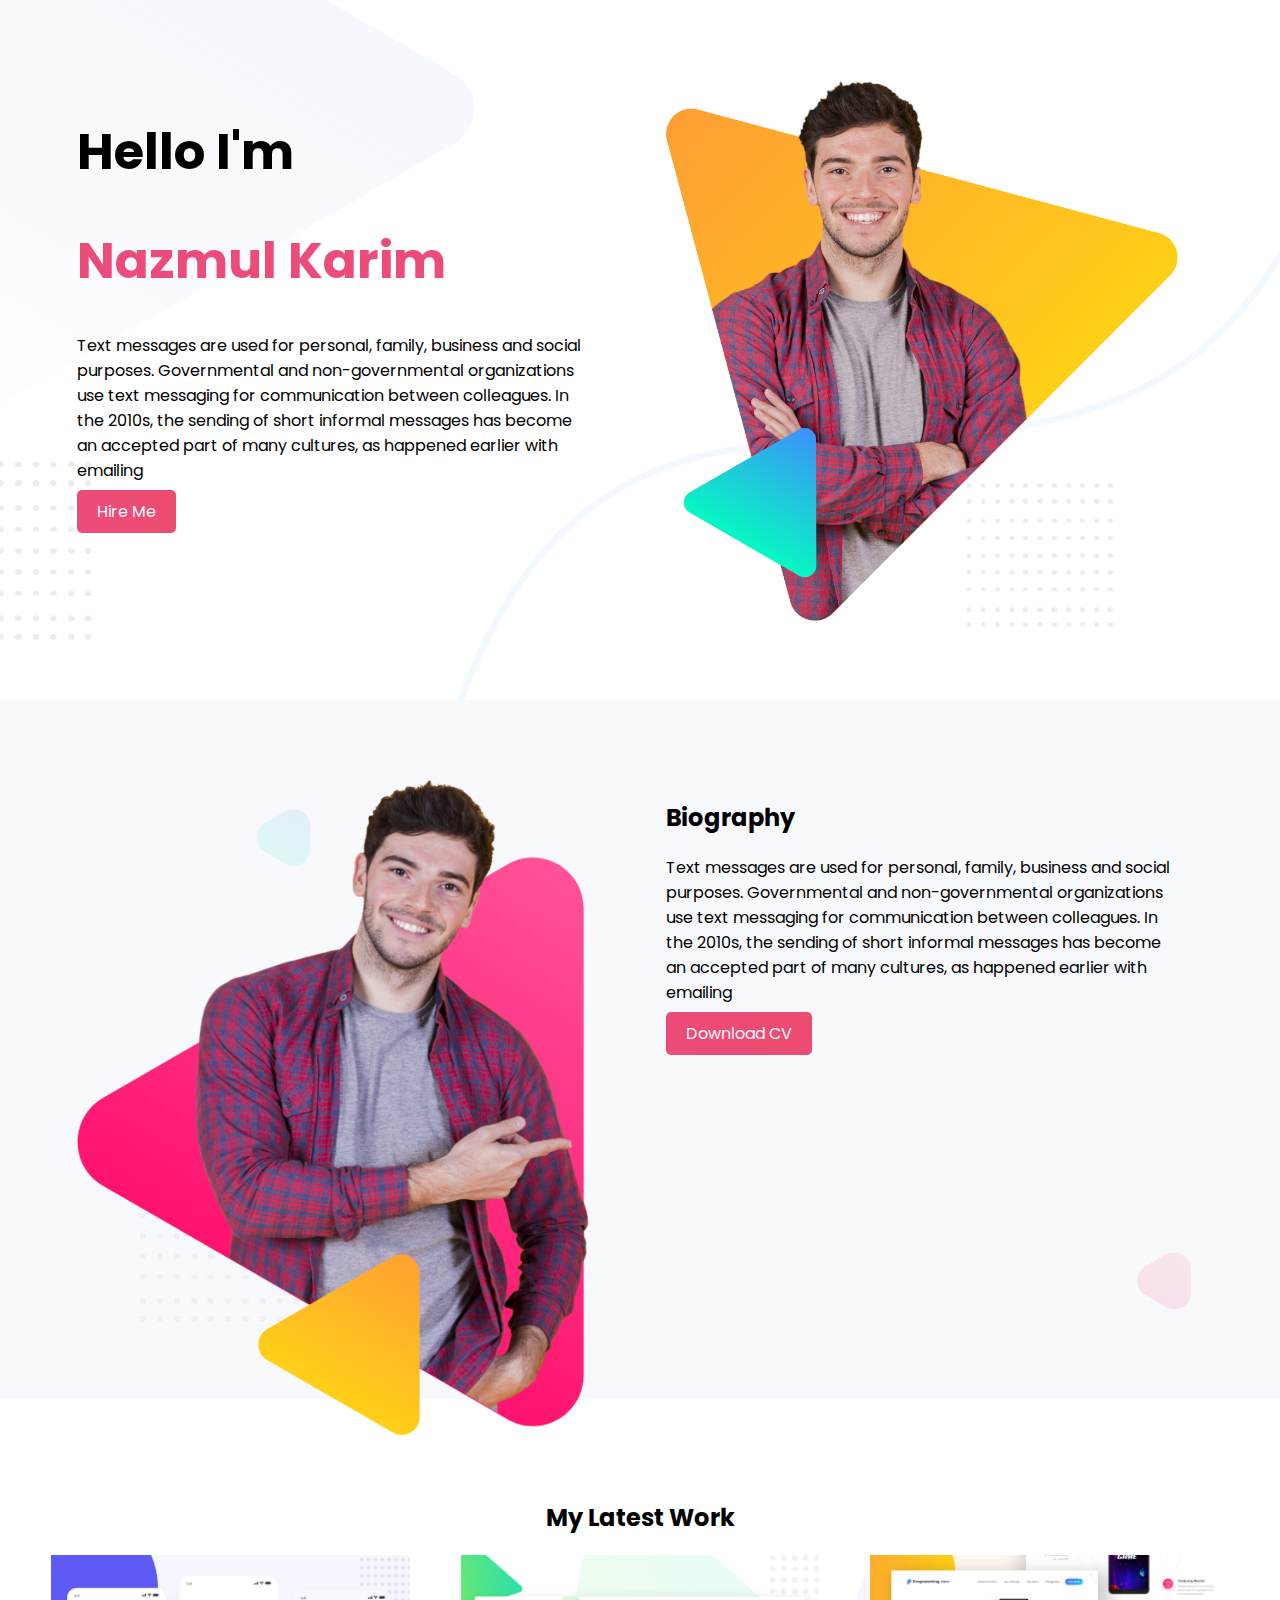
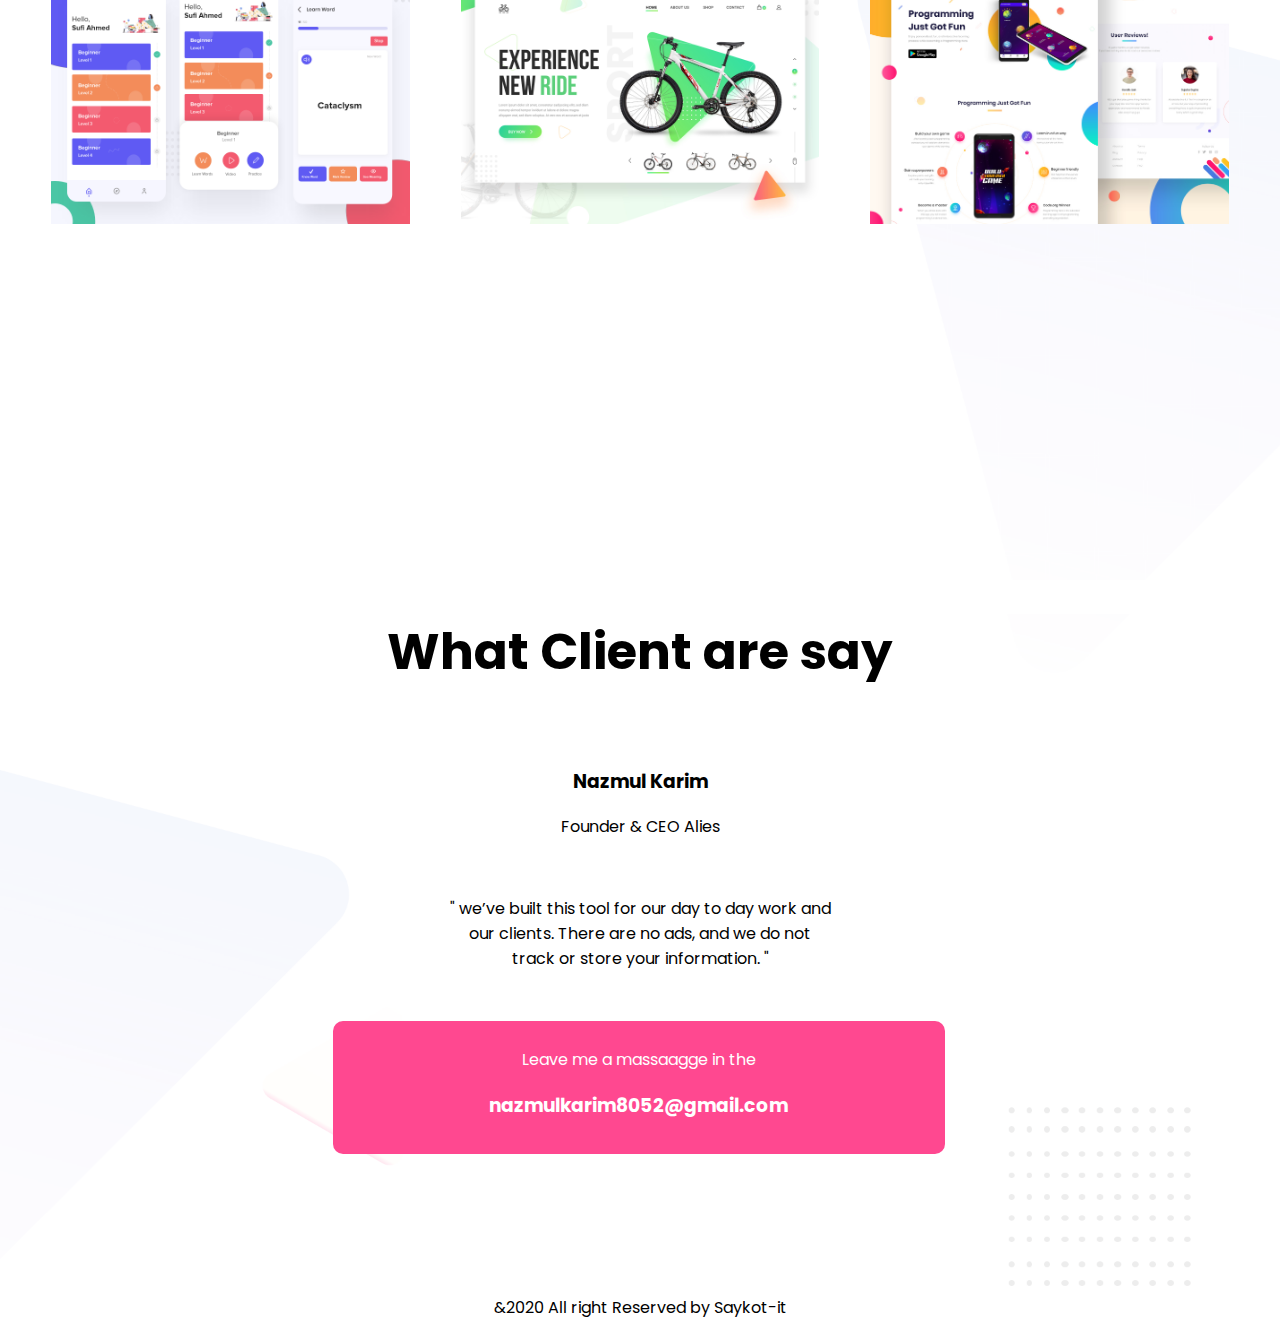
<file: index.html>
<!DOCTYPE html>
<html lang="en">


<head>


    <meta charset="UTF-8">
    <meta name="viewport" content="width=device-width, initial-scale=1.0">
    <title>project</title>

    <link href="https://fonts.googleapis.com/css2?family=Poppins&display=swap" rel="stylesheet">

    <link rel="stylesheet" href="style.css">


</head>


<body>

    <section class="top-banner">

        <div class="half-width">
            <h1>Hello I'm</h1>
            <h1><span class="name-highlight"> Nazmul Karim</span></h1>

            <p>Text messages are used for personal, family, business and social purposes. Governmental and non-governmental organizations use text messaging for communication between colleagues. In the 2010s, the sending of short informal messages has become an accepted part of many cultures, as happened earlier with emailing</p>
            <a class="link-button" target="_blank" href="http://www.facebook.com/life.saykot/"> Hire Me</a>
        </div>

        <div class="half-width" id="head-image">
            <img src="images/peter.png" alt=" head_image">
        </div>
        
    </section>


    <section class=" biography">

        <div class="mid-half">
            <img src="images/peter_dream.png" alt=" mid_image">
        </div>

        <div class="mid-half">
            <h2>Biography</h2>

            <p>Text messages are used for personal, family, business and social purposes. Governmental and non-governmental organizations use text messaging for communication between colleagues. In the 2010s, the sending of short informal messages has become an accepted part of many cultures, as happened earlier with emailing</p>

            <a class="link-button" target="_blank" href="http://www.facebook.com/life.saykot/">Download CV</a>
        </div>


    </section>


    <section class="latest-works">

        <h2 class="work">My Latest Work</h2>

        <div class="work-img">
            <img src="latest-work/work-1.png" alt="">
        </div>

        <div class="work-img">
            <img src="latest-work/work-2.jpg" alt="">
        </div>

        <div class="work-img">
            <img src="latest-work/work-3.jpg" alt="">
        </div>
        
       
    </section>

    <section class="footer">

        <div>
            <h1 class="text">
                What Client are say
            </h1>
            <br/>
    
            <h3 class="text">Nazmul Karim</h3>
            <p class="text">Founder & CEO Alies</p>

            <br/>

            <p class="text" id="text-aria">
                " we’ve built this tool for our day to day work and our clients. There are no ads, and we do not track or store your information.
                "
            </p>
    
        </div>

        <div class="box">
            <p class="text">Leave me a massaagge in the </p>
            <h3 class="text">nazmulkarim8052@gmail.com</h3>
        </div>

        <br>
        <br>
        <br>
        <br>
        <br>

        <div>
            <p class="text"> &2020 All right Reserved by  Saykot-it</p>
        </div>
        
       
    </section>
    
</body>
</html>
</file>
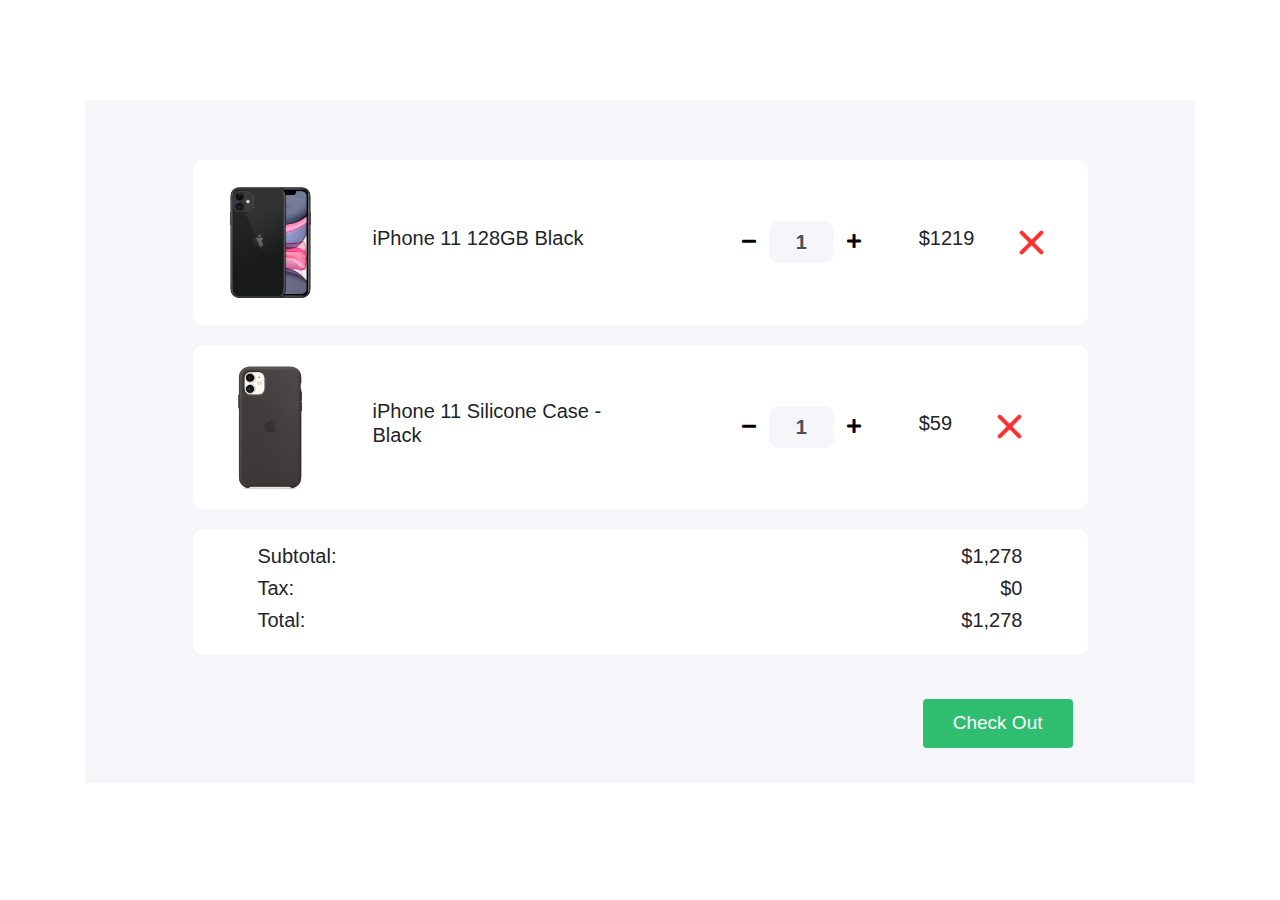
<file: images/shopping-cart/index.html>
<!DOCTYPE html>
<html>

<head>
   <title>Shopping Cart</title>
   <meta charset="utf-8">
   <meta name="viewport" content="width=device-width, initial-scale=1">
   <link rel="stylesheet" href="https://maxcdn.bootstrapcdn.com/bootstrap/4.0.0/css/bootstrap.min.css">
   <link href="https://cdnjs.cloudflare.com/ajax/libs/font-awesome/5.11.2/css/all.css" rel="stylesheet" />
   <link href="style.css" rel="stylesheet">
</head>

<body>

   <section>
      <div class="container">
         <div class="cart">
            <div class="col-md-12 col-lg-10 mx-auto">
               <div class="cart-item">
                  <div class="row">
                     <div class="col-md-7 center-item">
                        <img src="images/product-1.png" alt="">
                        <h5>iPhone 11 128GB Black</h5>
                     </div>

                     <div class="col-md-5 center-item">
                        <div class="input-group number-spinner">
                           <button class="btn btn-default"><i class="fas fa-minus"></i></button>
                           <input type="text" class="form-control text-center" value="1">
                           <button class="btn btn-default"><i class="fas fa-plus"></i></button>
                        </div>
                        <h5>$1219</h5>
                        <img src="images/remove.png" alt="" class="remove-item">
                     </div>
                  </div>
               </div>

               <div class="cart-item">
                  <div class="row">
                     <div class="col-md-7 center-item mx-auto">
                        <img src="images/product-2.png" alt="">
                        <h5>iPhone 11 Silicone Case - Black</h5>
                     </div>
                     <div class="col-md-5 center-item">
                        <div class="input-group number-spinner">
                           <button class="btn btn-default"><i class="fas fa-minus"></i></button>
                           <input type="text" class="form-control text-center" value="1">
                           <button class="btn btn-default"><i class="fas fa-plus"></i></button>

                        </div>
                        <h5>$59</h5>
                        <img src="images/remove.png" alt="" class="remove-item">
                     </div>
                  </div>
               </div>

               <div class="cart-item">
                  <div class="row">

                     <div class="col-md-8">
                        <h5>Subtotal: </h5>
                        <h5>Tax:</h5>
                        <h5>Total:</h5>
                     </div>

                     <div class="col-md-4 status">
                        <h5>$1,278</h5>
                        <h5>$0</h5>
                        <h5>$1,278</h5>
                     </div>
                  </div>
               </div>
               <div class="col-md-12 pt-4 pb-4">
                  <button type="button" class="btn btn-success check-out">Check Out</button>
               </div>
            </div>
         </div>
      </div>
   </section>
</body>

</html>
</file>
<file: style.css>
body{
    font-family: 'Poppins', sans-serif;
    margin: 0;

}

h1{
    font-size: 50px;
}

.name-highlight{
    color: #EC4C7A;
}

.half-width{
    width: 40%;
    float: left;
    margin-left: 3%;
    padding-left: 3%;
    padding-top: 80px;
}

#head-image{
    margin-right: 3px;
}

.half-width img{
    width: 100%;
}

.top-banner{
    background-size: cover;
    background-image: url("images/header-bg.png");
    
}

section{
    height: 500px;
    padding-bottom: 200px;
}
.link-button{
    text-decoration: none;
    background-image: linear-gradient(45deg,#EC4C7A, #ED4B70);
    padding: 10px 20px;
    border-radius: 5px;
    color: ghostwhite;
    font-weight: 700px;
}

.mid-half img{
    width: 100%;
}
.mid-half{
    width: 40%;
    float: left;
    margin-left: 3%;
    padding-left: 3%;
    padding-top: 80px;
}

.biography{
    background-size: cover;
    background-image: url("images/biography-bg.png");
}

.work{
    text-align: center;
}

.work-img{

    width: 28%;
    float: left;
    margin-left: 4%;
    
}

.work-img img{
    width: 100%;
}

.latest-works{
    
    background-size: cover;
    background-image: url("images/latest-work-bg.png");
    padding-top: 80px;
}
 .text{
     text-align: center;

 }

 #text-aria{
     width: 30%;
     margin-left: 35%;
 }
 .box{

    background-color: #FF4890;
    color: white;
    width: 40%;
    margin-left: 26%; 
    margin-top: 50px;
    padding: 10px 50px 15px 50px;
    border-radius: 10px;
 }

 .footer{
     background-size: cover;
     background-image: url("images/footer-bg.png");

 }
</file>
<file: images/shopping-cart/style.css>
body{
	background: #fff;
}
.cart{
	margin: 100px 0;
	background-color: #F6F5FA;;
	padding: 60px 0;
}
.total-price{
	padding-bottom: 15px;
}
.cart-item{
	background-color: #fff;
	border-radius: 10px;
	padding: 15px 20px;
	margin-bottom: 20px;
}
.center-item{
    display: flex;
    align-items: center;
    justify-content: flex-start;
}
.cart-item img{
	width: 115px;
}
.cart-item h5{
    padding: 0 45px;
}
.cart-item .remove-item{
	width: 25px!important;
}
.btn-default{
	background-color: #fff;
}
.cart-item .form-control{
	background-color: #F6F5FA;
	border: none;
    width: 65px;
    border-radius: 10px!important;
    font-weight: 700;
    font-size: 20px;
}
.input-group{
	width: unset;
}
.status{
	text-align: right;
}
.check-out{
    float: right;
    padding: 10px 30px;
	font-size: 19px;
	background-color: #2FBE70;
	border: none;
}
</file>
